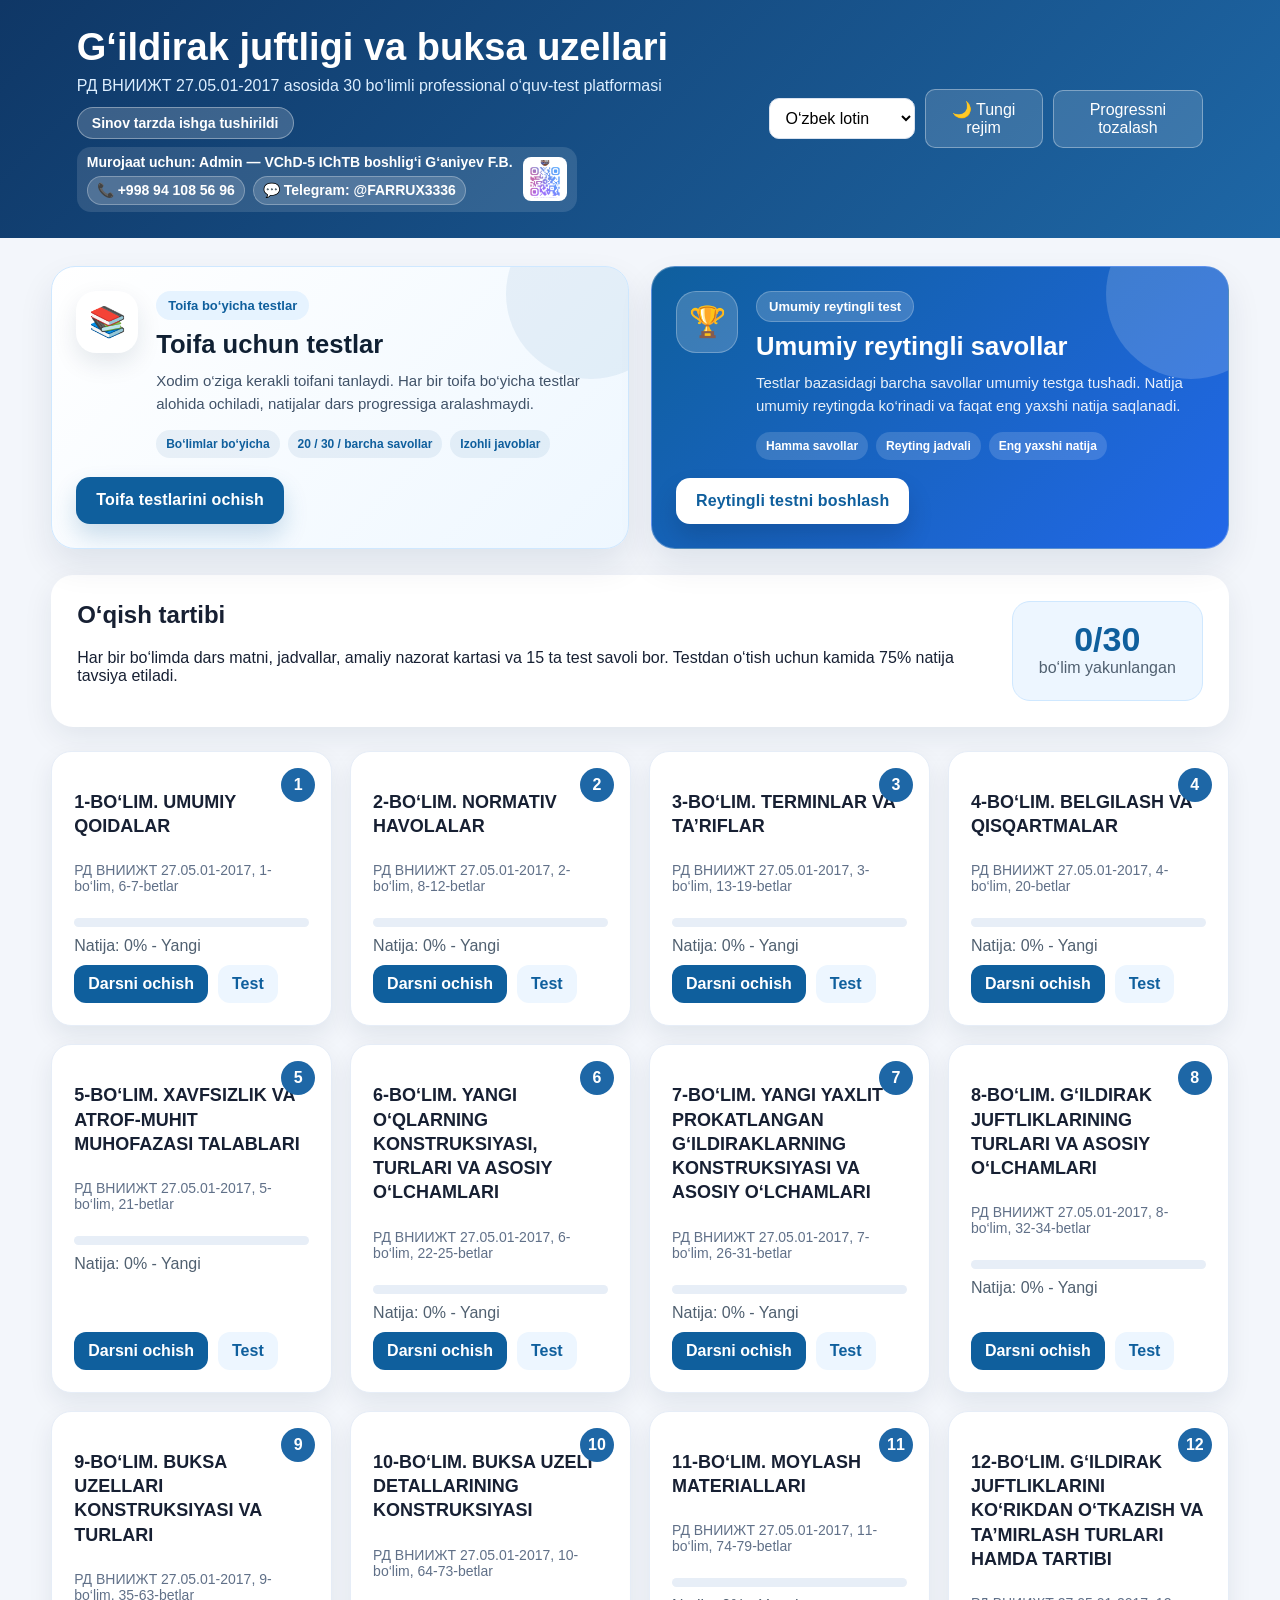
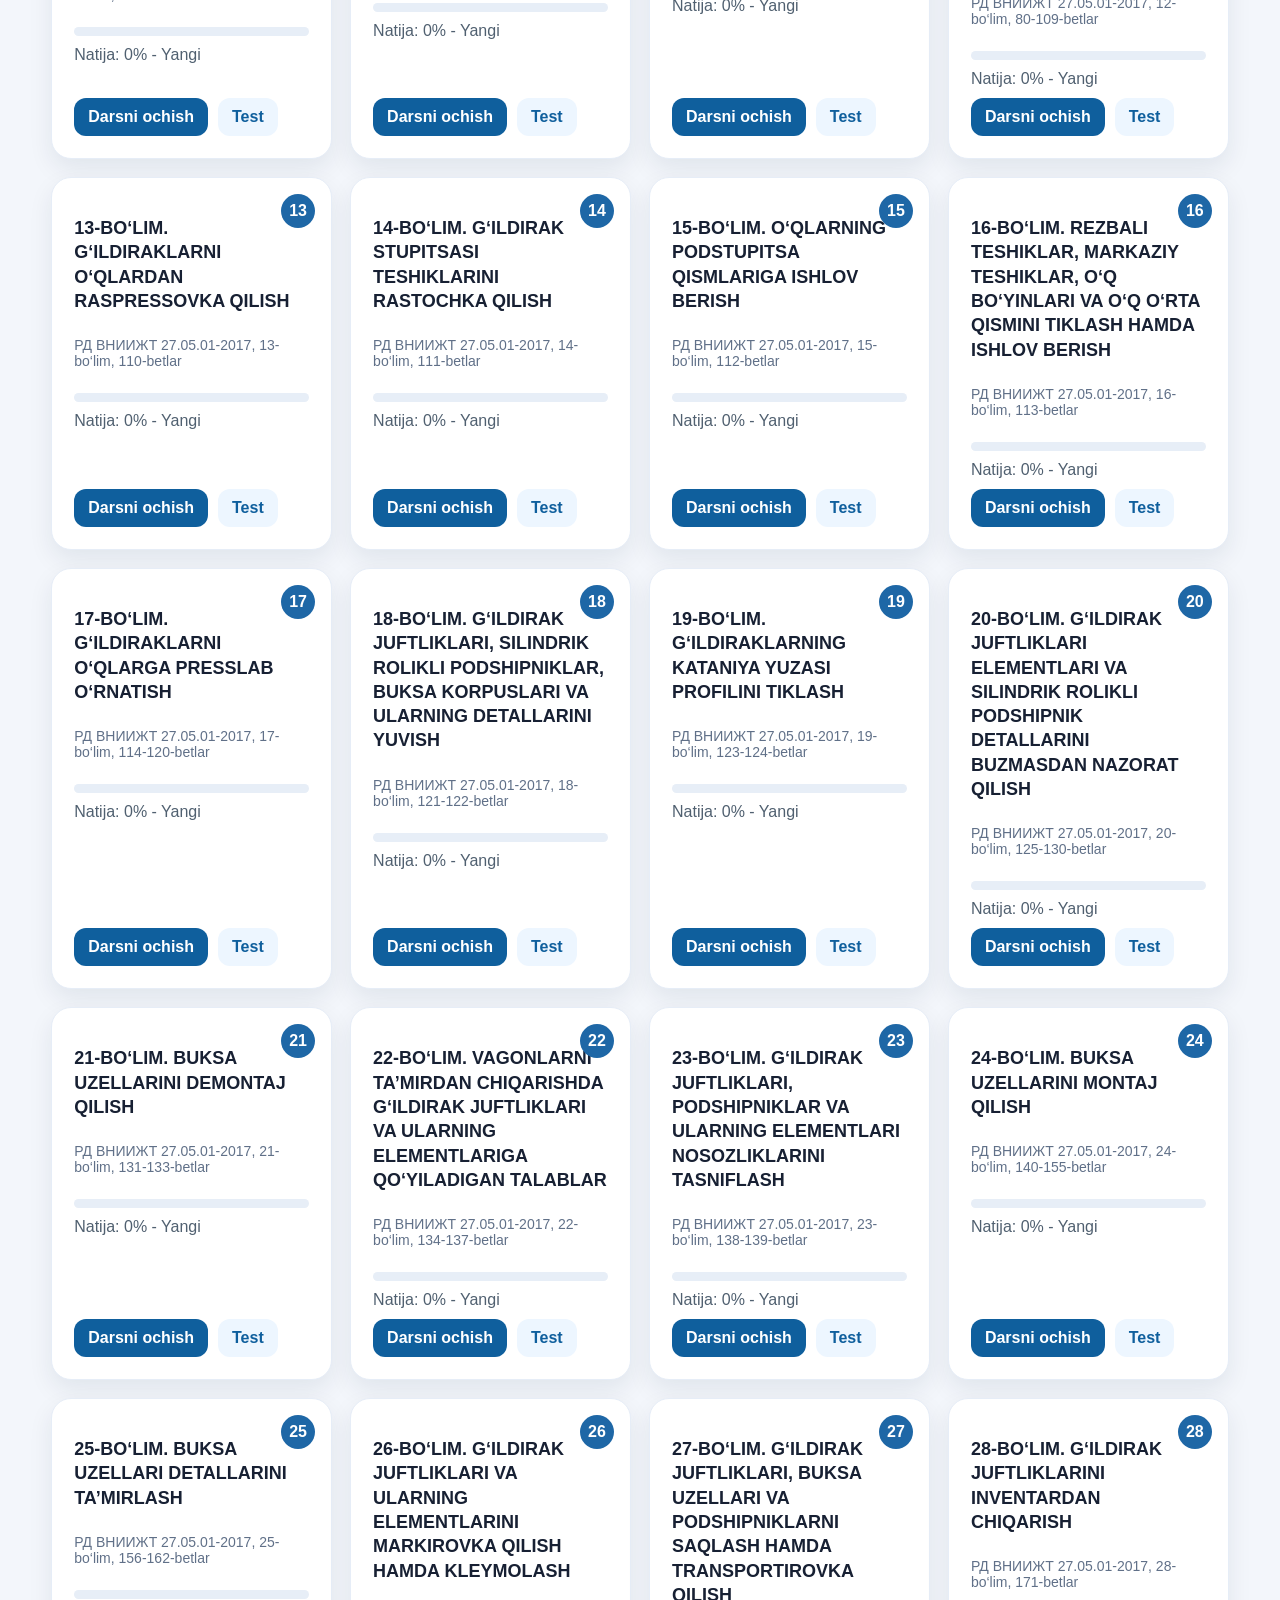
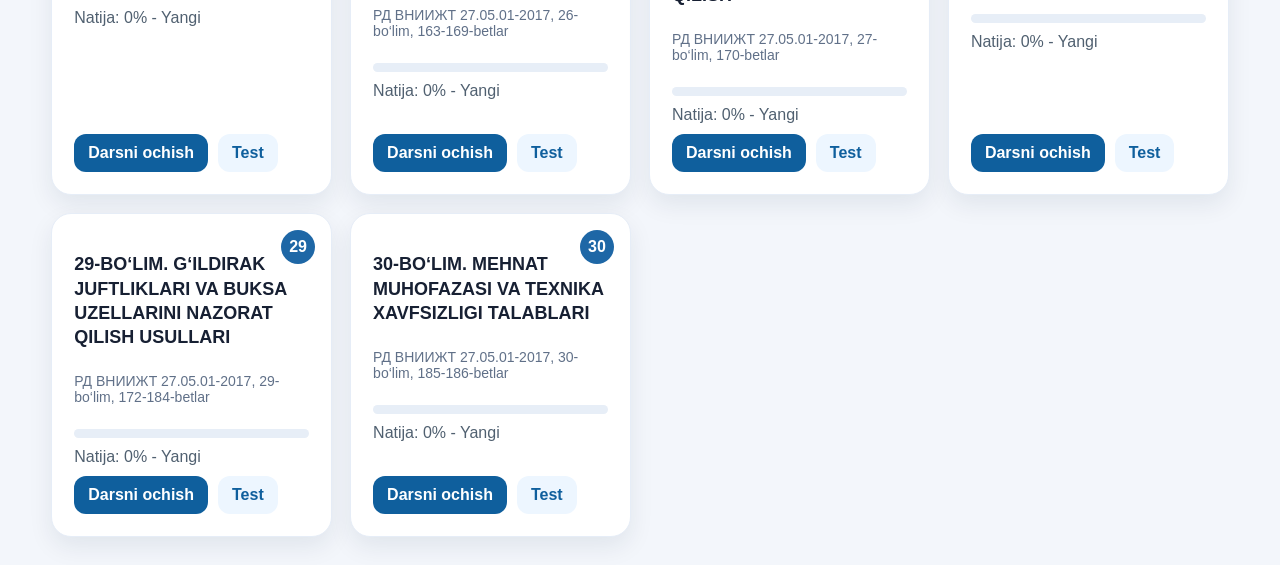
<file: index.html>
<!doctype html>
<html lang="uz">
<head>
  <meta charset="utf-8">
  <meta name="viewport" content="width=device-width,initial-scale=1">
  <title>G‘ildirak juftligi va buksa uzellari | O‘quv-test platformasi</title>
  <link rel="stylesheet" href="style.css">
  <link rel="stylesheet" href="home-test-split.css">
</head>
<body>
  <header class="topbar">
    <div class="topbar-main">
      <h1>G‘ildirak juftligi va buksa uzellari</h1>
      <p>РД ВНИИЖТ 27.05.01-2017 asosida 30 bo‘limli professional o‘quv-test platformasi</p>
      <span class="test-badge">Sinov tarzda ishga tushirildi</span>
      <div class="contact-box">
        <div class="contact-text">
          <strong>Murojaat uchun: Admin — VChD-5 IChTB boshlig‘i G‘aniyev F.B.</strong>
          <div class="contact-links">
            <a class="contact-link" href="tel:+998941085696">📞 +998 94 108 56 96</a>
            <a class="contact-link" href="https://t.me/FARRUX3336" target="_blank" rel="noopener">💬 Telegram: @FARRUX3336</a>
          </div>
        </div>
        <a class="qr-link" href="https://t.me/FARRUX3336" target="_blank" rel="noopener" aria-label="Telegram QR">
          <img class="telegram-qr" src="assets/telegram_qr.png" alt="Telegram QR">
        </a>
      </div>
    </div>
    <div class="toolbar">
      <select id="langSelect" aria-label="Tilni tanlash">
        <option value="uz">O‘zbek lotin</option>
        <option value="uzc">Ўзбек кирилл</option>
        <option value="ru">Русский</option>
      </select>
      <button class="ghost" id="themeToggle" type="button">🌙 Tungi rejim</button>
      <button class="ghost" id="resetProgress" type="button">Progressni tozalash</button>
    </div>
  </header>

  <main class="container">
    <section class="tests-two-column" aria-label="Testlar bo‘limi">
      <article class="tests-panel tests-panel-category">
        <div class="panel-icon">📚</div>
        <div class="panel-body">
          <span class="panel-badge">Toifa bo‘yicha testlar</span>
          <h2>Toifa uchun testlar</h2>
          <p>
            Xodim o‘ziga kerakli toifani tanlaydi. Har bir toifa bo‘yicha testlar alohida ochiladi,
            natijalar dars progressiga aralashmaydi.
          </p>
          <div class="panel-tags">
            <span>Bo‘limlar bo‘yicha</span>
            <span>20 / 30 / barcha savollar</span>
            <span>Izohli javoblar</span>
          </div>
        </div>
        <a class="panel-btn category-btn" href="category-tests.html">Toifa testlarini ochish</a>
      </article>

      <article class="tests-panel tests-panel-ranked">
        <div class="panel-icon">🏆</div>
        <div class="panel-body">
          <span class="panel-badge ranked-badge">Umumiy reytingli test</span>
          <h2>Umumiy reytingli savollar</h2>
          <p>
            Testlar bazasidagi barcha savollar umumiy testga tushadi. Natija umumiy reytingda
            ko‘rinadi va faqat eng yaxshi natija saqlanadi.
          </p>
          <div class="panel-tags">
            <span>Hamma savollar</span>
            <span>Reyting jadvali</span>
            <span>Eng yaxshi natija</span>
          </div>
        </div>
        <a class="panel-btn ranked-btn" href="ranked-test.html">Reytingli testni boshlash</a>
      </article>
    </section>

    <section class="hero">
      <div>
        <h2>O‘qish tartibi</h2>
        <p>
          Har bir bo‘limda dars matni, jadvallar, amaliy nazorat kartasi va 15 ta test savoli bor.
          Testdan o‘tish uchun kamida 75% natija tavsiya etiladi.
        </p>
      </div>
      <div class="stats" id="stats"></div>
    </section>

    <section class="grid" id="sectionGrid"></section>
  </main>

  <script src="data/training-data.js"></script>
  <script src="app.js"></script>
  <script src="theme.js"></script>
</body>
</html>
</file>
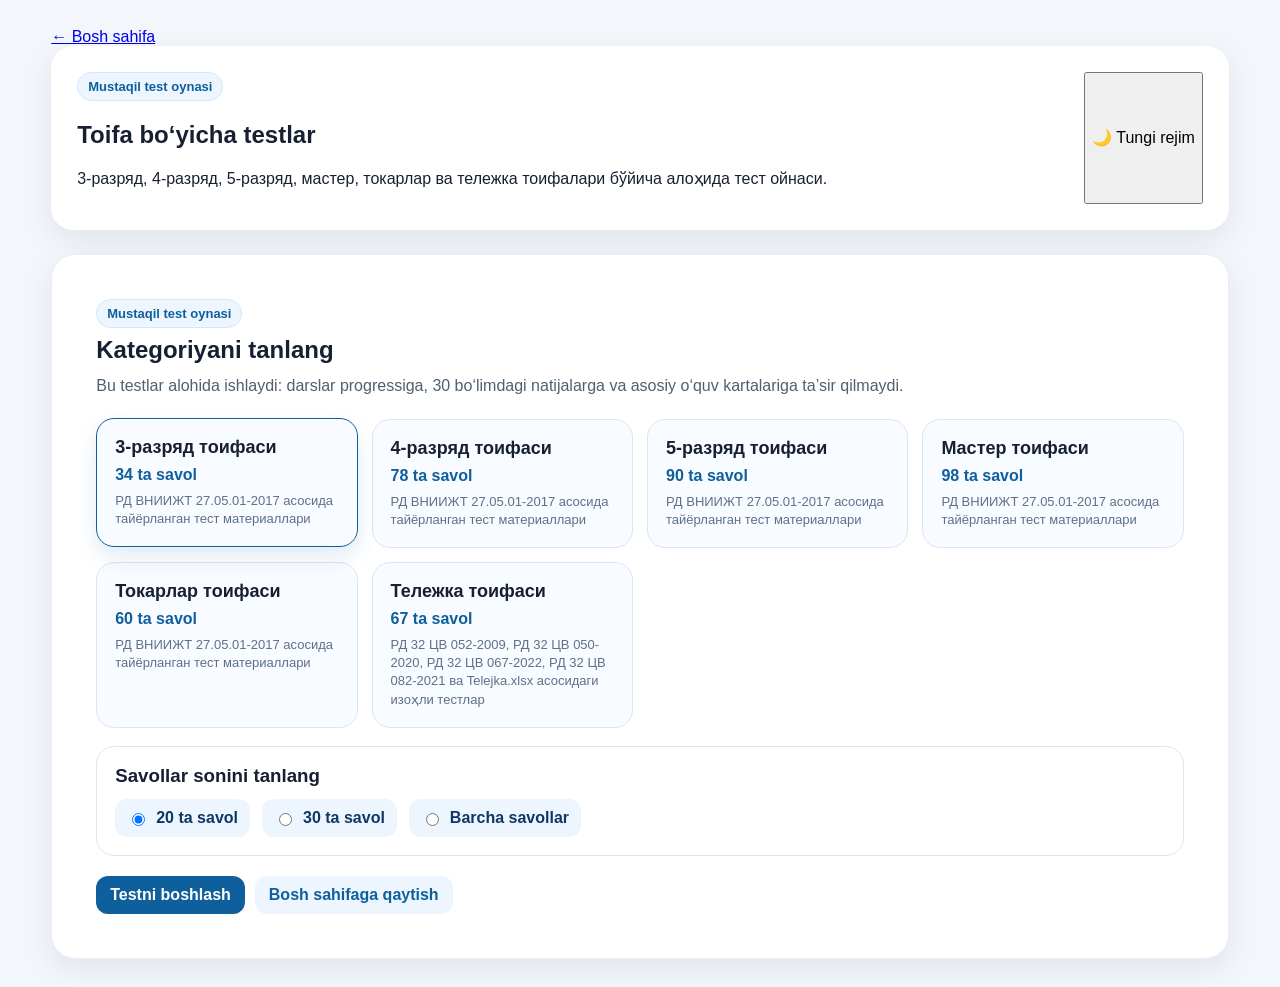
<file: category-tests.html>
<!DOCTYPE html>
<html lang="uz">
<head>
  <meta charset="UTF-8" />
  <meta name="viewport" content="width=device-width, initial-scale=1.0" />
  <title>Testlar bo‘limi - G‘ildirak juftligi</title>
  <link rel="stylesheet" href="style.css" />
  <link rel="stylesheet" href="category-tests.css" />
</head>
<body>
  <main class="container">
    <a class="back-link" href="index.html">← Bosh sahifa</a>

    <section class="hero">
      <div>
        <span class="mini-label">Mustaqil test oynasi</span>
        <h1>Toifa bo‘yicha testlar</h1>
        <p>3-разряд, 4-разряд, 5-разряд, мастер, токарлар ва тележка тоифалари бўйича алоҳида тест ойнаси.</p>
      </div>
      <button id="themeToggle" class="secondary" type="button">Tungi rejim</button>
    </section>

    <section id="categoryTestApp" class="cat-test-app"></section>
  </main>

  <script src="theme.js"></script>
  <script src="data/category-tests-data.js"></script>
  <script src="data/telejka-tests-data.js"></script>
  <script src="category-tests.js"></script>
</body>
</html>
</file>
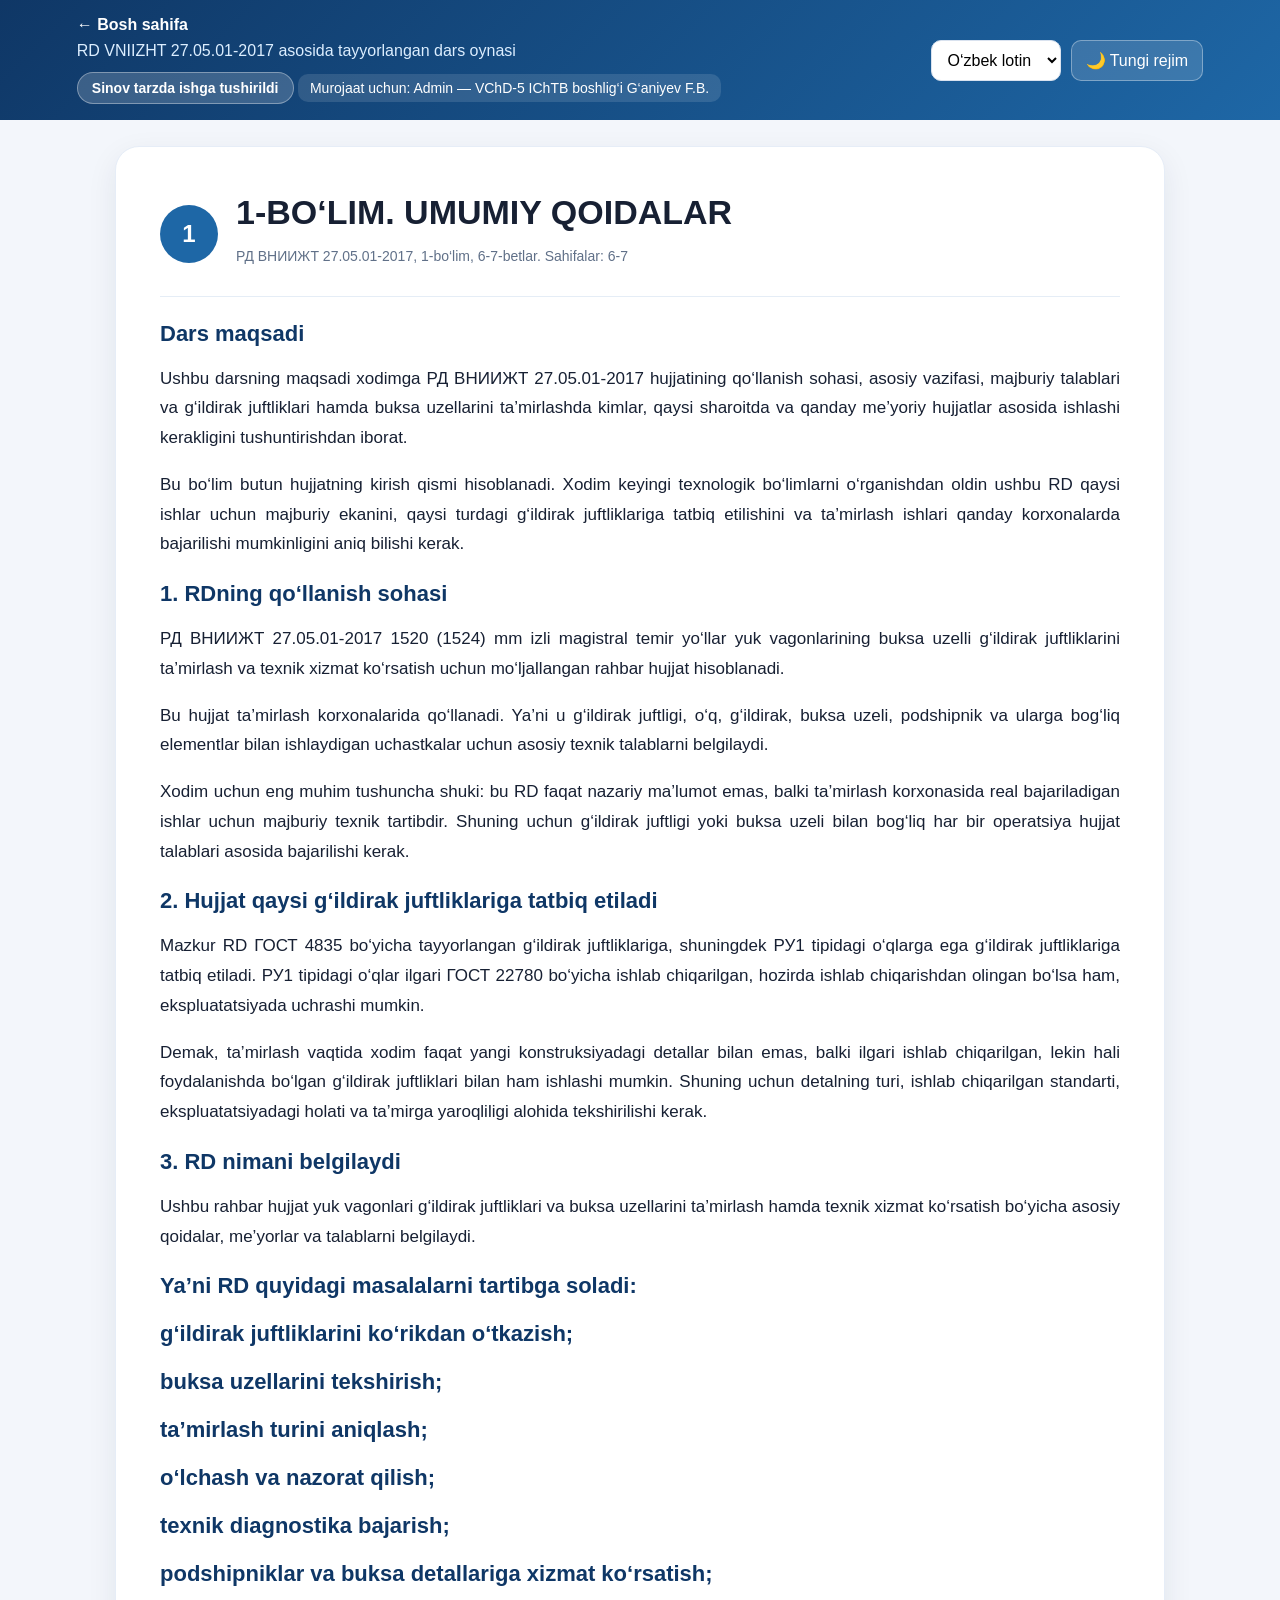
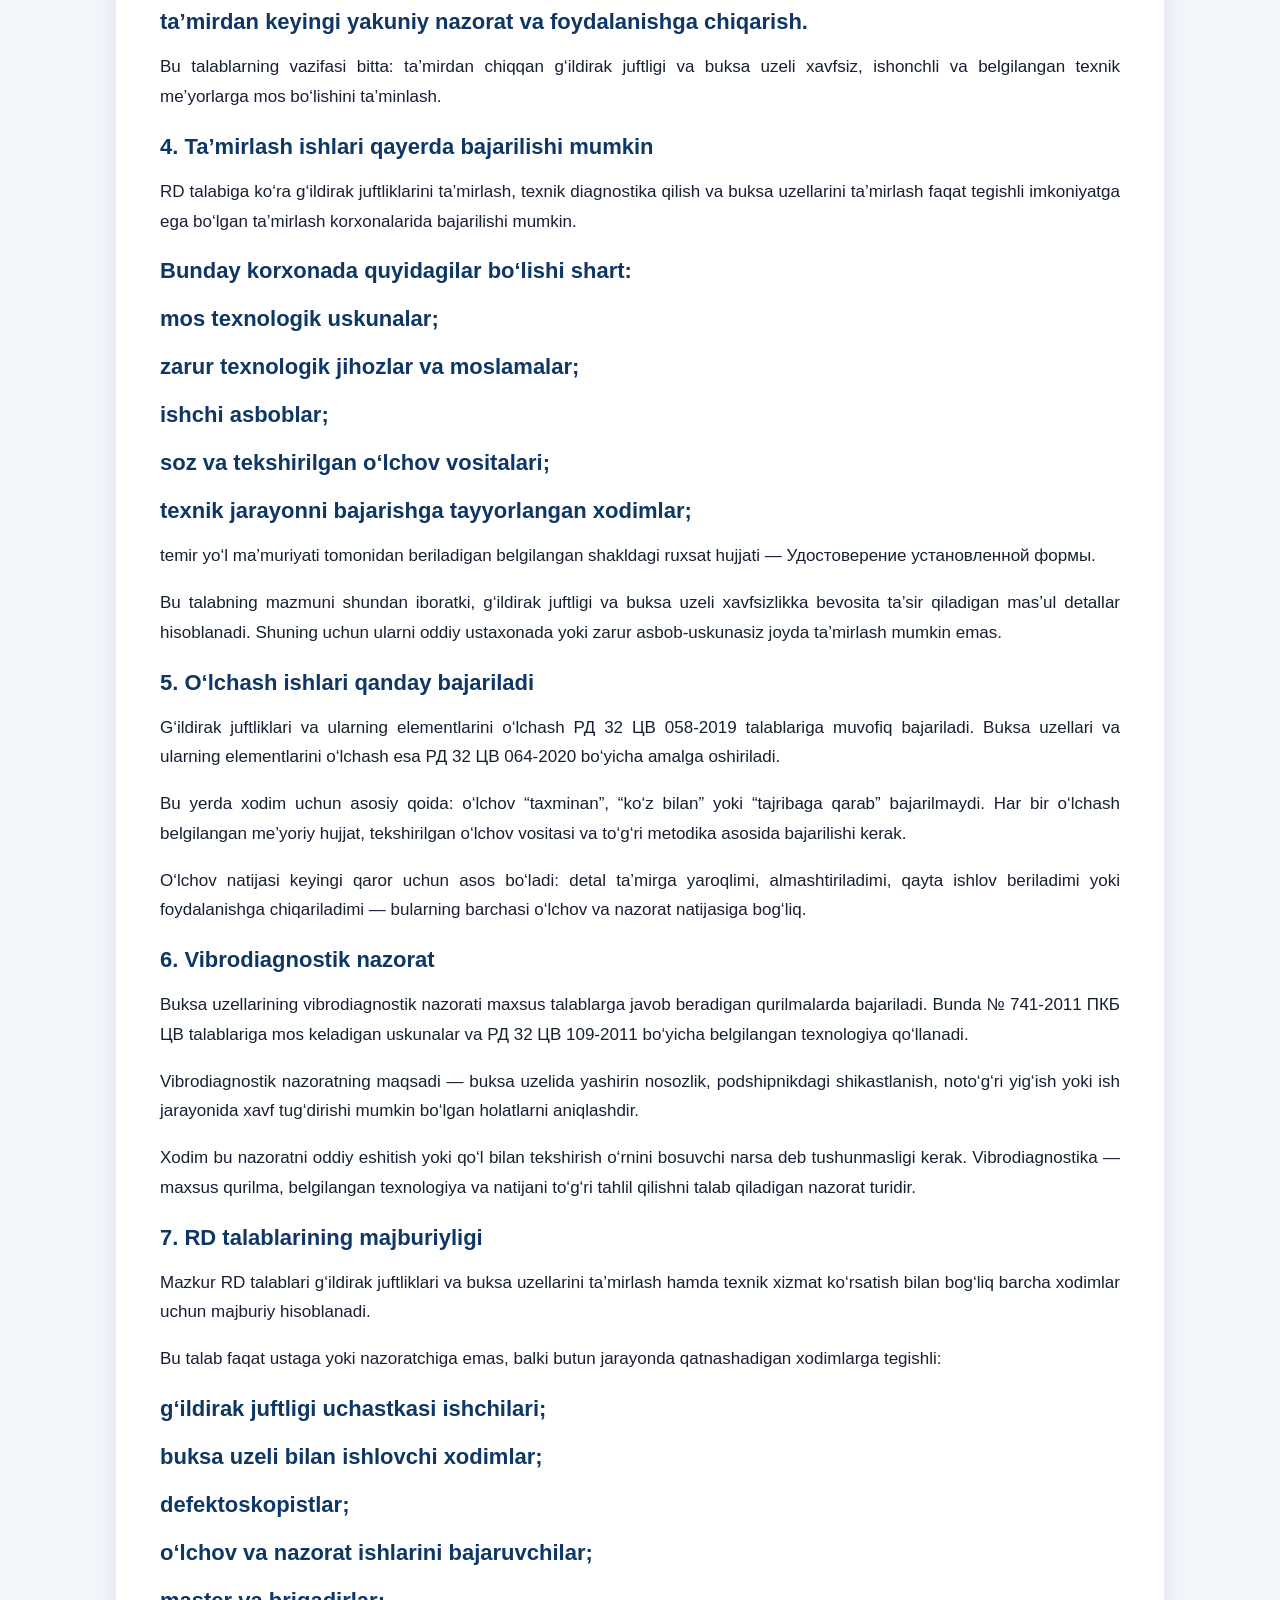
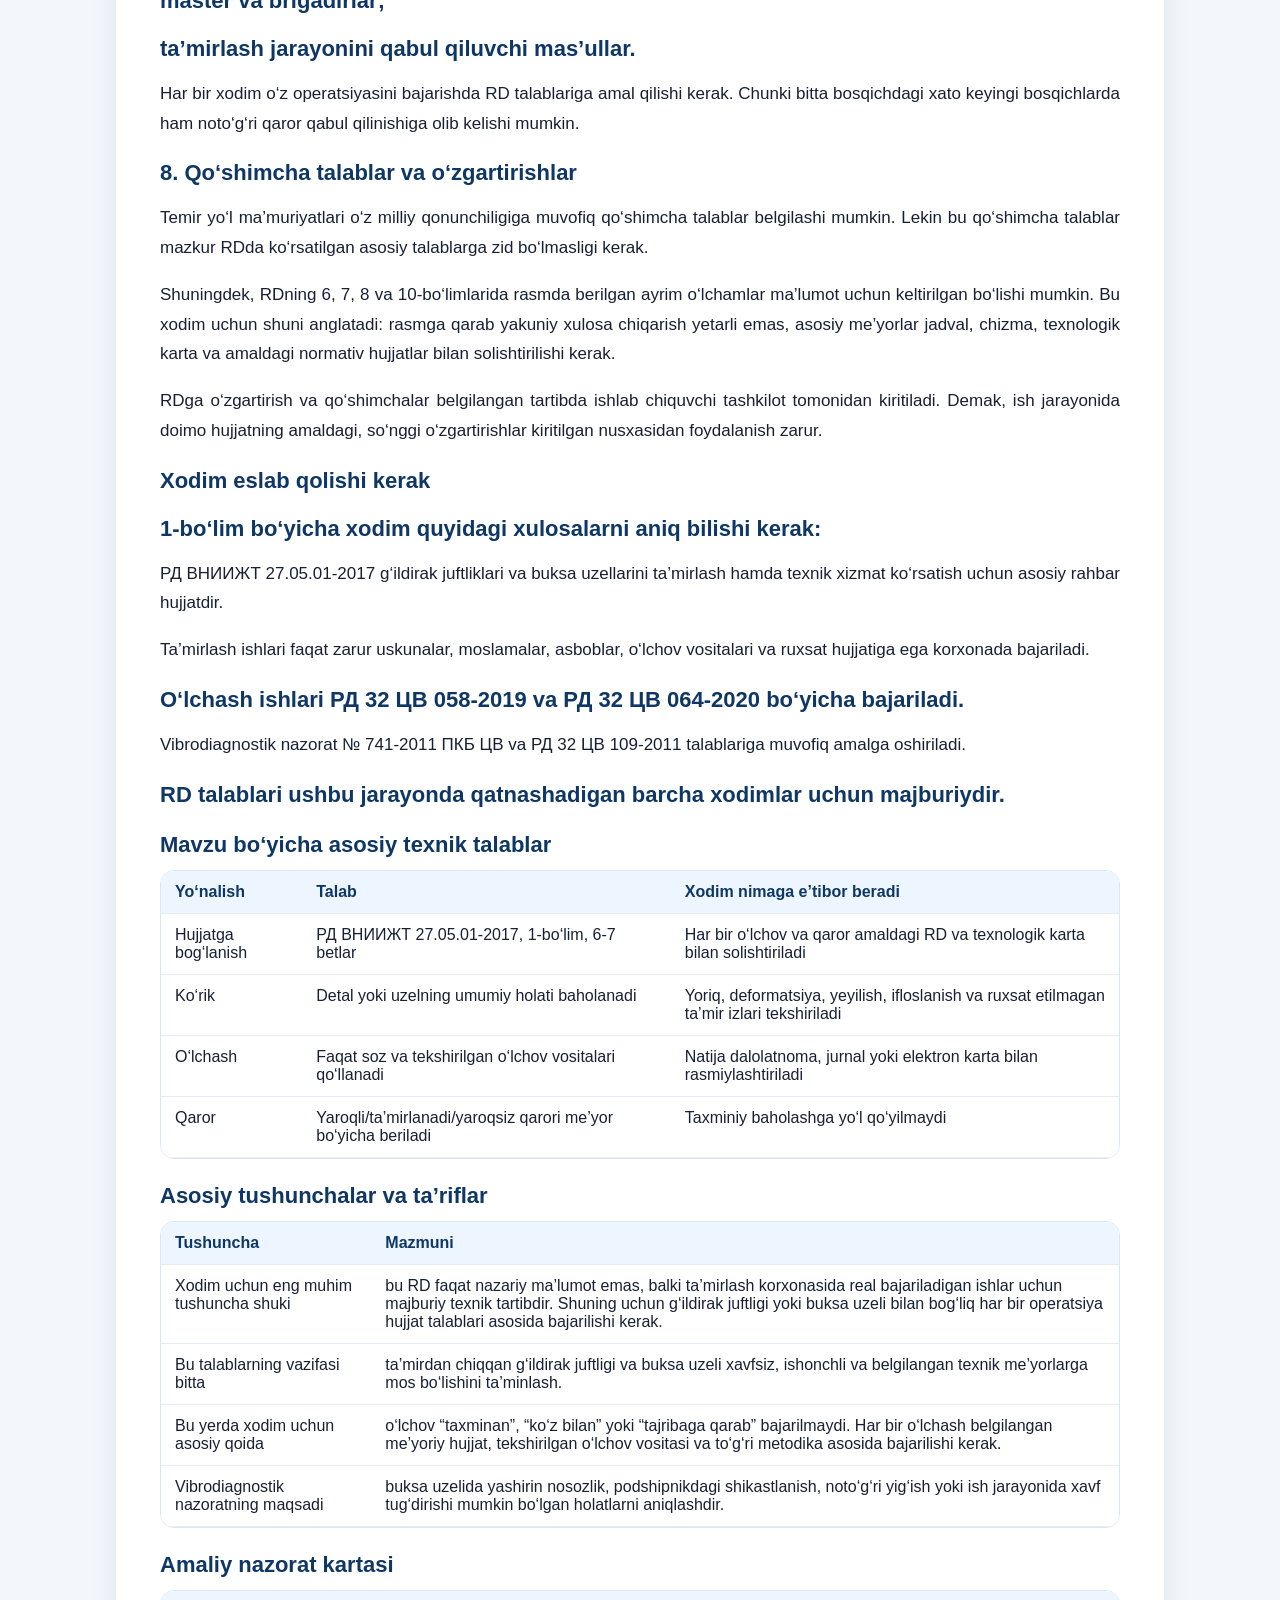
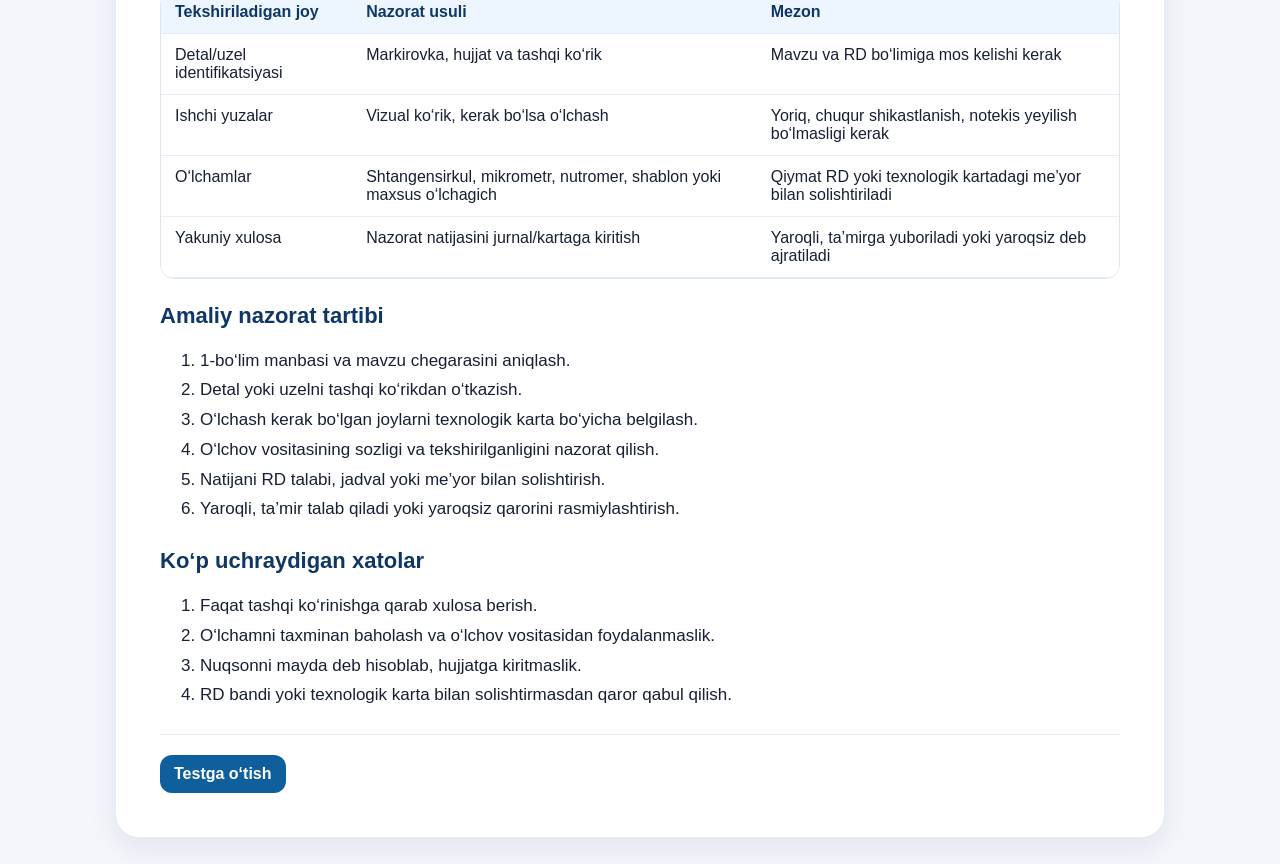
<file: lesson.html>
<!DOCTYPE html>
<html lang="uz">
<head>
  <meta charset="UTF-8" />
  <meta name="viewport" content="width=device-width, initial-scale=1.0" />
  <title>Dars - G‘ildirak juftligi</title>
  <link rel="stylesheet" href="style.css" />
</head>
<body>
  <header class="topbar compact">
    <div>
      <a href="index.html" class="back">← Bosh sahifa</a>
      <p>RD VNIIZHT 27.05.01-2017 asosida tayyorlangan dars oynasi</p>

      <div class="test-badge">Sinov tarzda ishga tushirildi</div>

      <div class="admin-contact">
        Murojaat uchun: Admin — VChD-5 IChTB boshlig‘i G‘aniyev F.B.
      </div>
    </div>

    <div class="toolbar">
      <select id="langSelect">
        <option value="uz">O‘zbek lotin</option>
        <option value="uzc">O‘zbek kirill</option>
        <option value="ru">Русский</option>
      </select>

      <button id="themeToggle" class="ghost" type="button">🌙 Tungi rejim</button>
    </div>
  </header>

  <main class="lesson-wrap">
    <article id="lessonContent" class="lesson-card"></article>
  </main>

  <script src="data/training-data.js"></script>
  <script src="lesson.js"></script>
  <script src="theme.js"></script>
</body>
</html>
</file>
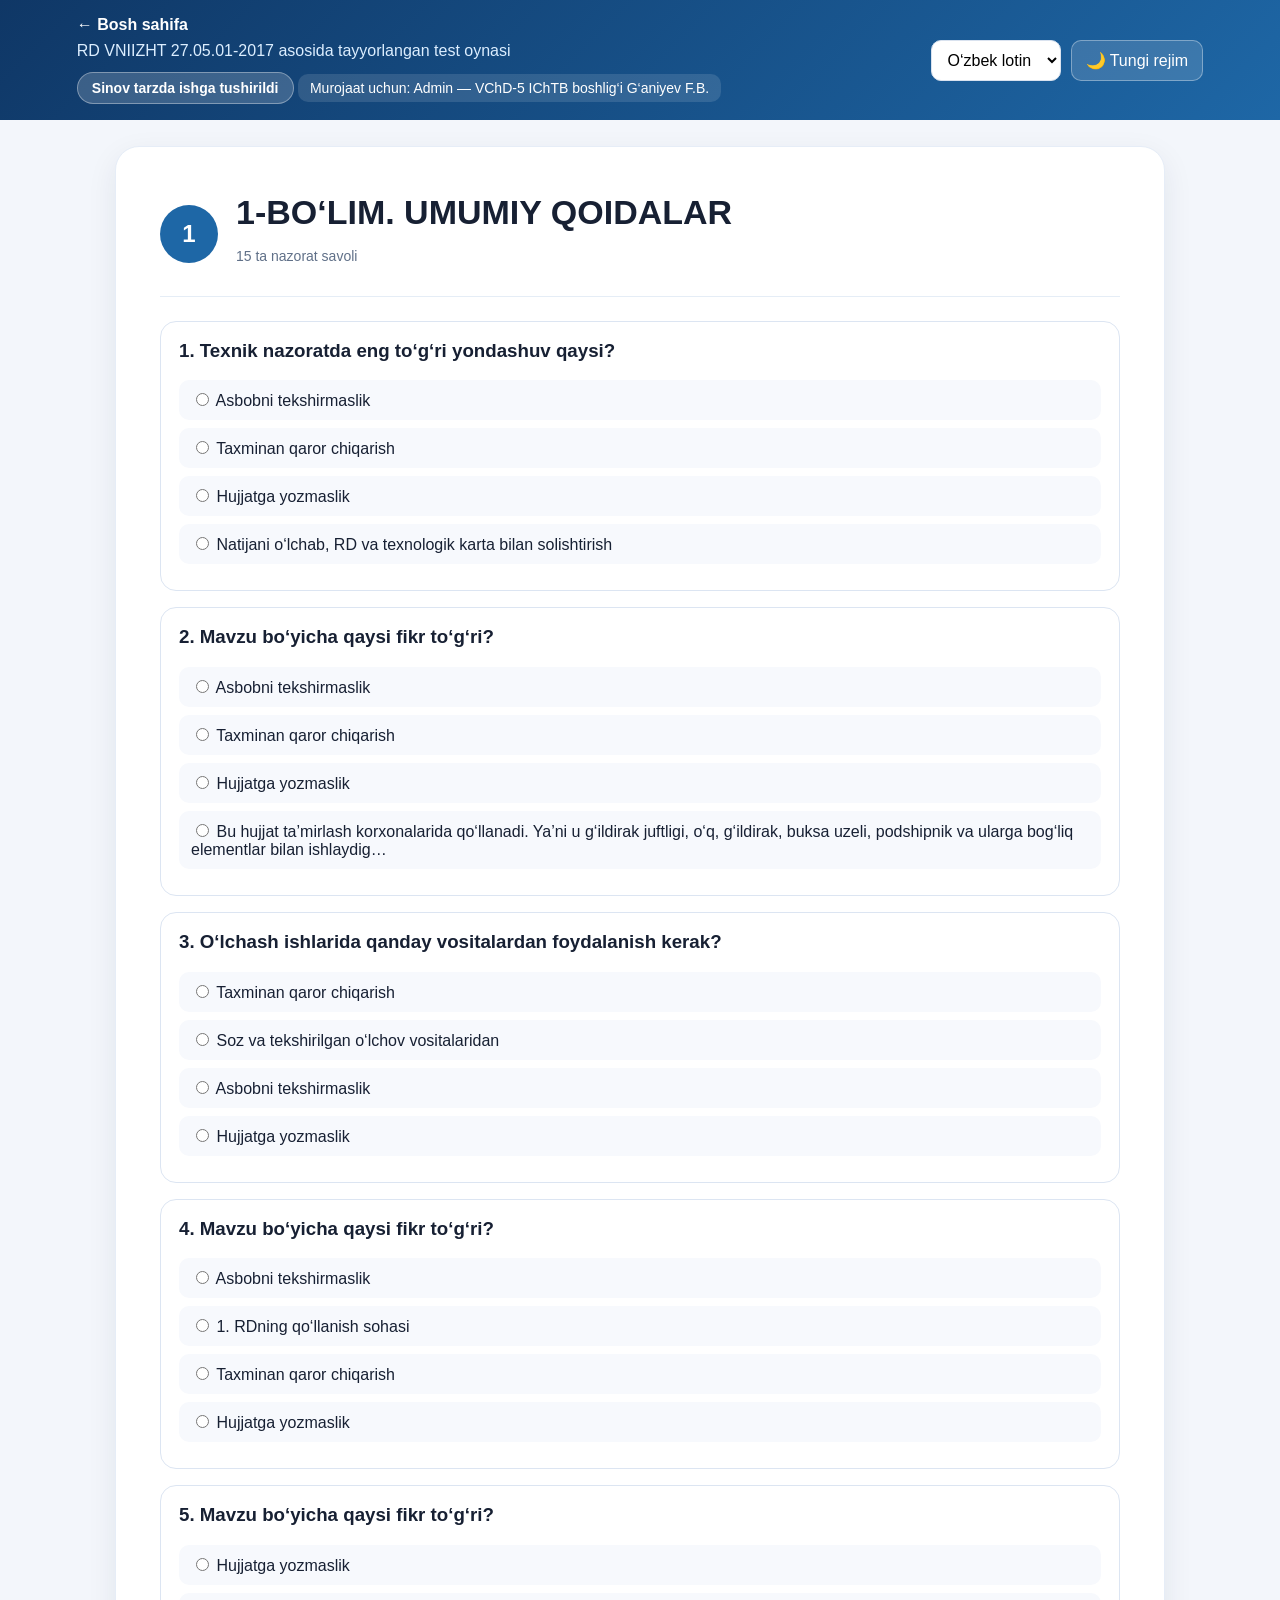
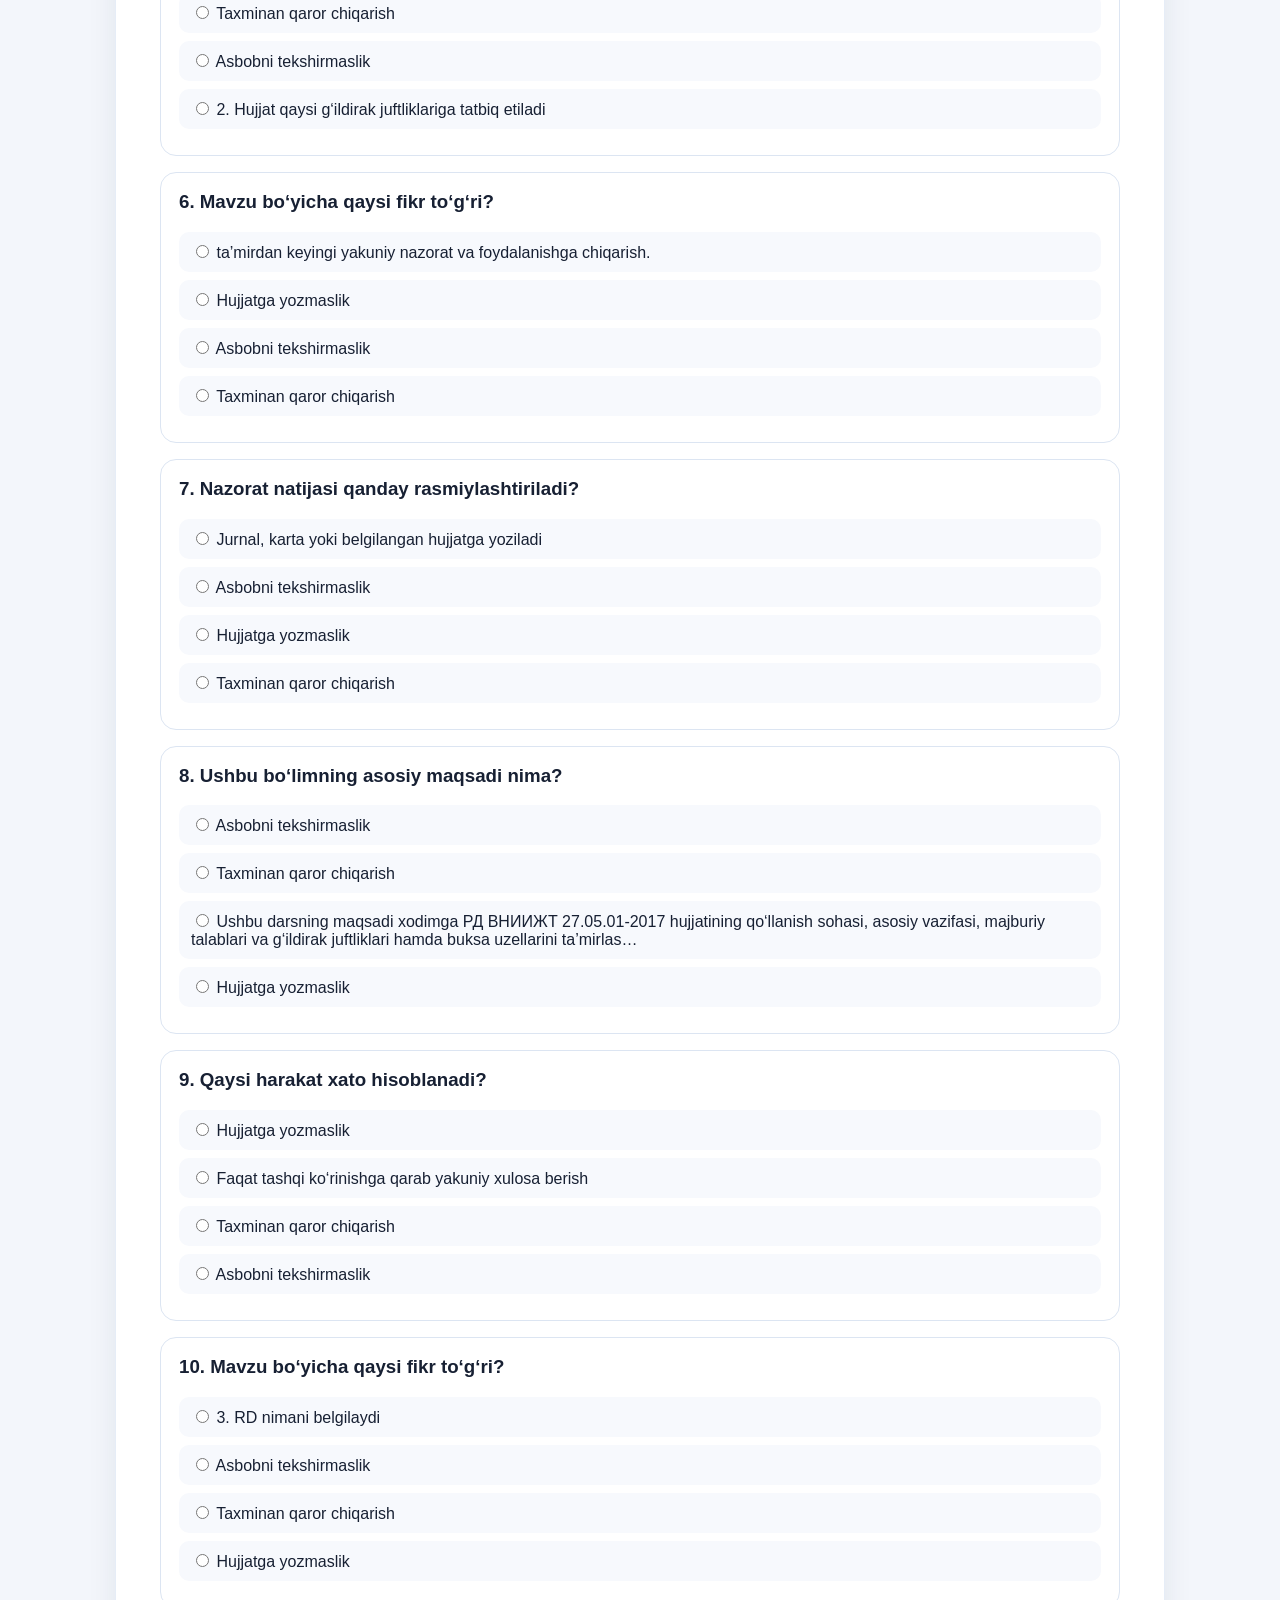
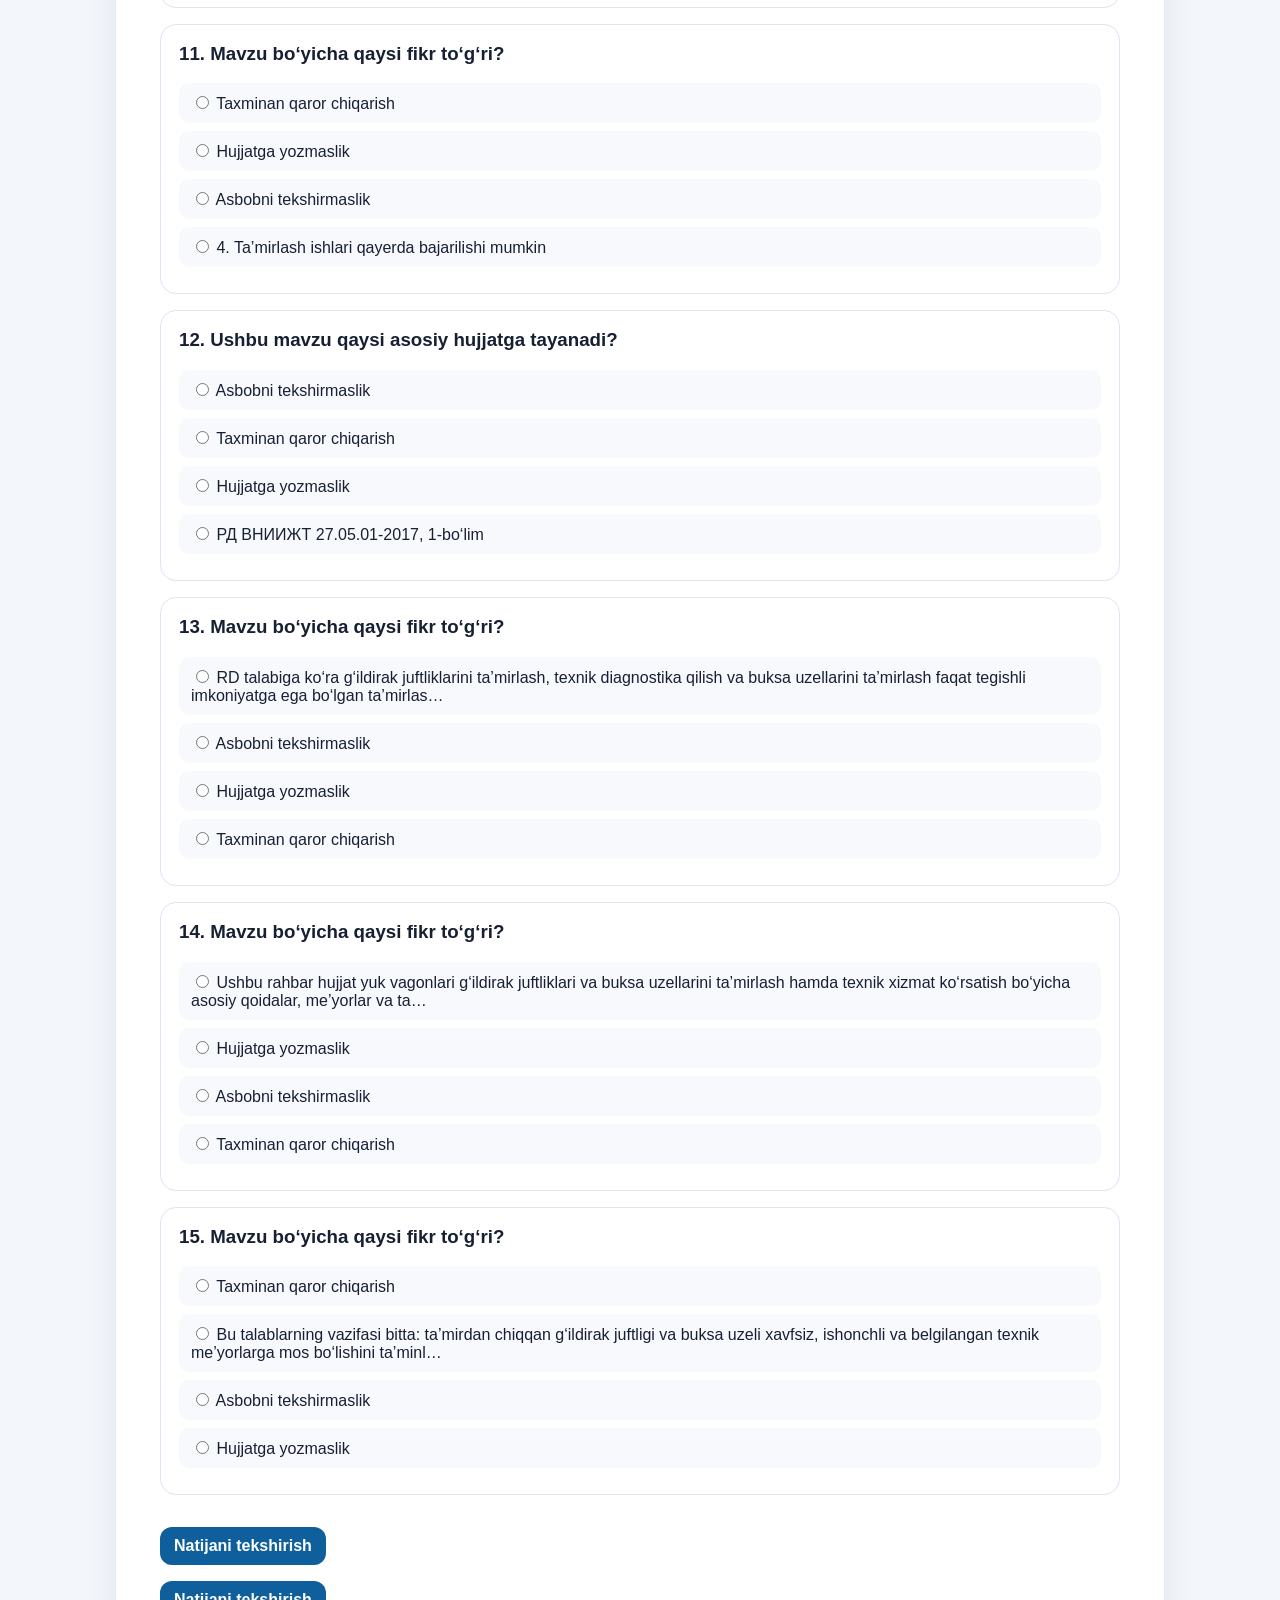
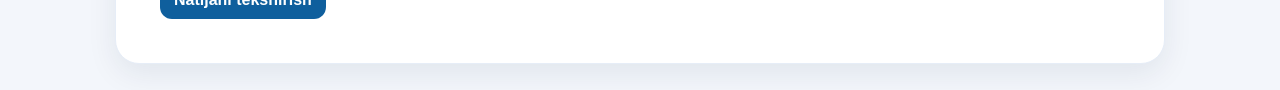
<file: test.html>
<!DOCTYPE html>
<html lang="uz">
<head>
  <meta charset="UTF-8" />
  <meta name="viewport" content="width=device-width, initial-scale=1.0" />
  <title>Test - G‘ildirak juftligi</title>
  <link rel="stylesheet" href="style.css" />
</head>
<body>
  <header class="topbar compact">
    <div>
      <a href="index.html" class="back">← Bosh sahifa</a>
      <p>RD VNIIZHT 27.05.01-2017 asosida tayyorlangan test oynasi</p>

      <div class="test-badge">Sinov tarzda ishga tushirildi</div>

      <div class="admin-contact">
        Murojaat uchun: Admin — VChD-5 IChTB boshlig‘i G‘aniyev F.B.
      </div>
    </div>

    <div class="toolbar">
      <select id="langSelect">
        <option value="uz">O‘zbek lotin</option>
        <option value="uzc">O‘zbek kirill</option>
        <option value="ru">Русский</option>
      </select>

      <button id="themeToggle" class="ghost" type="button">🌙 Tungi rejim</button>
    </div>
  </header>

  <main class="lesson-wrap">
    <form id="quizForm" class="lesson-card">
      <div id="testContent"></div>
      <button type="submit" class="btn submit">Natijani tekshirish</button>
      <div id="result"></div>
    </form>
  </main>

  <script src="data/training-data.js"></script>
  <script src="test.js"></script>
  <script src="theme.js"></script>
</body>
</html>
</file>
<file: style.css>
* {
  box-sizing: border-box;
}

body {
  margin: 0;
  font-family: Inter, Arial, sans-serif;
  background: #f3f6fb;
  color: #172033;
}

.topbar {
  background: linear-gradient(135deg, #0f3766, #1e67a6);
  color: #fff;
  padding: 26px 6vw;
  display: flex;
  align-items: center;
  justify-content: space-between;
  gap: 24px;
}

.topbar.compact {
  padding: 16px 6vw;
}

.topbar h1 {
  margin: 0;
  font-size: clamp(24px, 3vw, 38px);
}

.topbar p {
  margin: 8px 0 0;
  color: #dceeff;
}

.test-badge {
  display: inline-block;
  margin-top: 12px;
  padding: 7px 14px;
  border-radius: 999px;
  background: rgba(255, 255, 255, 0.18);
  color: #ffffff;
  font-size: 14px;
  font-weight: 700;
  border: 1px solid rgba(255, 255, 255, 0.35);
}

/* ADMIN / TELEGRAM / TELEFON BLOKI */
.admin-contact {
  display: inline-block;
  margin-top: 8px;
  padding: 6px 12px;
  border-radius: 10px;
  background: rgba(255, 255, 255, 0.12);
  color: #ffffff;
  font-size: 14px;
  font-weight: 500;
}

.contact-box {
  display: inline-flex;
  align-items: center;
  gap: 10px;
  margin-top: 8px;
  padding: 7px 10px;
  border-radius: 14px;
  background: rgba(255, 255, 255, 0.12);
  color: #ffffff;
  font-size: 14px;
  font-weight: 500;
  max-width: 100%;
  flex-wrap: wrap;
}

.contact-text {
  display: flex;
  flex-direction: column;
  gap: 6px;
}

.contact-links {
  display: flex;
  gap: 8px;
  flex-wrap: wrap;
}

.contact-link {
  display: inline-flex;
  align-items: center;
  gap: 4px;
  color: #ffffff;
  text-decoration: none;
  padding: 5px 9px;
  border-radius: 999px;
  background: rgba(255, 255, 255, 0.16);
  border: 1px solid rgba(255, 255, 255, 0.28);
  font-weight: 700;
  line-height: 1.2;
}

.contact-link:hover {
  background: rgba(255, 255, 255, 0.26);
}

.qr-link {
  display: inline-flex;
  align-items: center;
  justify-content: center;
  flex: 0 0 auto;
  text-decoration: none;
}

.telegram-qr {
  width: 44px;
  height: 44px;
  object-fit: cover;
  border-radius: 8px;
  background: #ffffff;
  padding: 2px;
  border: 1px solid rgba(255, 255, 255, 0.45);
}

.toolbar {
  display: flex;
  gap: 10px;
  align-items: center;
}

select,
button,
.btn {
  font: inherit;
}

select {
  padding: 10px 12px;
  border-radius: 10px;
  border: 1px solid #d9e2ef;
  background: #fff;
}

.ghost {
  background: rgba(255, 255, 255, .14);
  color: #fff;
  border: 1px solid rgba(255, 255, 255, .35);
  padding: 10px 14px;
  border-radius: 10px;
  cursor: pointer;
}

.container {
  width: min(1200px, 92vw);
  margin: 28px auto;
}

.hero {
  display: grid;
  grid-template-columns: 1fr auto;
  gap: 20px;
  background: #fff;
  border-radius: 22px;
  padding: 26px;
  box-shadow: 0 10px 30px rgba(10, 35, 70, .08);
  margin-bottom: 24px;
}

.hero h2 {
  margin-top: 0;
}

.stats {
  background: #edf6ff;
  border: 1px solid #cfe8ff;
  border-radius: 18px;
  padding: 18px 26px;
  text-align: center;
  min-width: 180px;
}

.stats strong {
  display: block;
  font-size: 34px;
  color: #0f5f9d;
}

.stats span {
  color: #506070;
}

.grid {
  display: grid;
  grid-template-columns: repeat(auto-fill, minmax(280px, 1fr));
  gap: 18px;
}

.card {
  position: relative;
  background: #fff;
  border-radius: 20px;
  padding: 22px;
  box-shadow: 0 10px 24px rgba(10, 35, 70, .08);
  border: 1px solid #e6edf7;
  display: flex;
  flex-direction: column;
  gap: 10px;
}

.card h3 {
  margin: 16px 0 0;
  font-size: 18px;
  line-height: 1.35;
}

.badge {
  position: absolute;
  top: 16px;
  right: 16px;
  background: #1e67a6;
  color: #fff;
  min-width: 34px;
  height: 34px;
  border-radius: 50%;
  display: grid;
  place-items: center;
  font-weight: 700;
}

.badge.big {
  position: static;
  min-width: 58px;
  height: 58px;
  font-size: 24px;
  flex: 0 0 auto;
}

.source {
  color: #607088;
  font-size: 14px;
}

.progress {
  height: 9px;
  background: #e7eef7;
  border-radius: 99px;
  overflow: hidden;
}

.progress span {
  display: block;
  height: 100%;
  background: #1e9b6c;
}

.score {
  margin: 0;
  color: #506070;
}

.actions {
  display: flex;
  gap: 10px;
  flex-wrap: wrap;
  margin-top: auto;
}

.btn {
  display: inline-flex;
  text-decoration: none;
  background: #0f5f9d;
  color: #fff;
  padding: 10px 14px;
  border-radius: 12px;
  border: 0;
  cursor: pointer;
  font-weight: 700;
}

.btn.secondary {
  background: #edf6ff;
  color: #0f5f9d;
}

.back {
  color: #fff;
  text-decoration: none;
  font-weight: 700;
}

.lesson-wrap {
  width: min(1050px, 92vw);
  margin: 26px auto;
}

.lesson-card {
  background: #fff;
  border-radius: 24px;
  padding: clamp(22px, 4vw, 44px);
  box-shadow: 0 10px 30px rgba(10, 35, 70, .08);
  border: 1px solid #e6edf7;
}

.lesson-head {
  display: flex;
  gap: 18px;
  align-items: center;
  border-bottom: 1px solid #e5edf6;
  padding-bottom: 18px;
  margin-bottom: 24px;
}

.lesson-head h1 {
  margin: 0;
  font-size: clamp(24px, 3vw, 34px);
  line-height: 1.25;
}

.block {
  margin: 24px 0;
}

.block h2 {
  color: #0f3766;
  font-size: 22px;
  margin: 22px 0 12px;
}

.prose p {
  font-size: 17px;
  line-height: 1.75;
  text-align: justify;
}

.table-scroll {
  overflow: auto;
  border: 1px solid #dce5f2;
  border-radius: 14px;
}

table {
  width: 100%;
  border-collapse: collapse;
  background: #fff;
}

th,
td {
  padding: 12px 14px;
  border-bottom: 1px solid #e5edf6;
  text-align: left;
  vertical-align: top;
}

th {
  background: #edf6ff;
  color: #0f3766;
}

ol {
  line-height: 1.75;
  font-size: 17px;
}

.bottom {
  border-top: 1px solid #e5edf6;
  padding-top: 20px;
}

.question {
  border: 1px solid #dce5f2;
  border-radius: 16px;
  padding: 18px;
  margin: 16px 0;
}

.question h3 {
  margin-top: 0;
}

.question label {
  display: block;
  padding: 10px 12px;
  margin: 8px 0;
  background: #f7f9fd;
  border-radius: 10px;
  cursor: pointer;
}

.question.ok {
  border-color: #24a26a;
  background: #f4fff9;
}

.question.bad {
  border-color: #d44848;
  background: #fff7f7;
}

.explain {
  margin: 10px 0 0;
  color: #405060;
  font-weight: 600;
}

.submit {
  margin-top: 16px;
}

.result {
  margin-top: 22px;
  padding: 20px;
  border-radius: 18px;
  text-align: center;
}

.result.ok {
  background: #eafff4;
  border: 1px solid #9fe0bf;
}

.result.bad {
  background: #fff2f2;
  border: 1px solid #efb1b1;
}

/* TUNGI REJIM */
html[data-theme="dark"] body {
  background: #0b1220;
  color: #e6edf7;
}

html[data-theme="dark"] .topbar {
  background: linear-gradient(135deg, #07162b, #123b66);
}

html[data-theme="dark"] .topbar p {
  color: #c7d8ee;
}

html[data-theme="dark"] .hero,
html[data-theme="dark"] .card,
html[data-theme="dark"] .lesson-card,
html[data-theme="dark"] table {
  background: #111c2f;
  color: #e6edf7;
  border-color: #243650;
  box-shadow: 0 10px 30px rgba(0, 0, 0, .28);
}

html[data-theme="dark"] .stats {
  background: #13243b;
  border-color: #284461;
}

html[data-theme="dark"] .stats strong {
  color: #71b7ff;
}

html[data-theme="dark"] .stats span,
html[data-theme="dark"] .source,
html[data-theme="dark"] .score {
  color: #aabbd0;
}

html[data-theme="dark"] .badge {
  background: #2d78bd;
}

html[data-theme="dark"] .progress {
  background: #263850;
}

html[data-theme="dark"] .progress span {
  background: #2dcc89;
}

html[data-theme="dark"] .btn {
  background: #2d78bd;
  color: #ffffff;
}

html[data-theme="dark"] .btn.secondary {
  background: #1a2d46;
  color: #9fd0ff;
}

html[data-theme="dark"] .block h2,
html[data-theme="dark"] .lesson-head h1 {
  color: #9fd0ff;
}

html[data-theme="dark"] .lesson-head,
html[data-theme="dark"] .bottom {
  border-color: #263850;
}

html[data-theme="dark"] .table-scroll {
  border-color: #2c405c;
}

html[data-theme="dark"] th {
  background: #172a44;
  color: #b9ddff;
}

html[data-theme="dark"] td,
html[data-theme="dark"] th {
  border-bottom-color: #263850;
}

html[data-theme="dark"] .question {
  background: #111c2f;
  border-color: #2c405c;
}

html[data-theme="dark"] .question label {
  background: #18263a;
  color: #e6edf7;
}

html[data-theme="dark"] .question.ok {
  background: #0e2a20;
  border-color: #2dcc89;
}

html[data-theme="dark"] .question.bad {
  background: #2a1518;
  border-color: #e05a5a;
}

html[data-theme="dark"] .explain {
  color: #c7d8ee;
}

html[data-theme="dark"] .result.ok {
  background: #0e2a20;
  border-color: #2dcc89;
}

html[data-theme="dark"] .result.bad {
  background: #2a1518;
  border-color: #e05a5a;
}

html[data-theme="dark"] select {
  background: #111c2f;
  color: #e6edf7;
  border-color: #2c405c;
}

html[data-theme="dark"] .ghost {
  background: rgba(255, 255, 255, .12);
  color: #ffffff;
  border-color: rgba(255, 255, 255, .32);
}

html[data-theme="dark"] .test-badge {
  background: rgba(255, 255, 255, .14);
  border-color: rgba(255, 255, 255, .32);
}

html[data-theme="dark"] .admin-contact,
html[data-theme="dark"] .contact-box {
  background: rgba(255, 255, 255, .10);
}

html[data-theme="dark"] .contact-link {
  background: rgba(255, 255, 255, .12);
  border-color: rgba(255, 255, 255, .25);
}

/* TELEFON MOSLASHUVI */
@media (max-width: 720px) {
  .topbar,
  .hero {
    grid-template-columns: 1fr;
    flex-direction: column;
    align-items: flex-start;
  }

  .toolbar {
    width: 100%;
    flex-wrap: wrap;
  }

  .toolbar select {
    flex: 1;
  }

  .lesson-head {
    align-items: flex-start;
    flex-direction: column;
  }

  .test-badge,
  .admin-contact {
    font-size: 13px;
  }

  .contact-box {
    align-items: flex-start;
    flex-direction: column;
  }

  .contact-links {
    flex-direction: column;
    align-items: flex-start;
  }

  .telegram-qr {
    width: 56px;
    height: 56px;
  }
}
</file>
<file: home-test-split.css>
/* Main page: Testlar bo‘limi ikkita alohida kartochka */
.tests-two-column {
  display: grid;
  grid-template-columns: minmax(0, 1fr) minmax(0, 1fr);
  gap: 22px;
  margin: 0 0 26px;
}

.tests-panel {
  position: relative;
  display: grid;
  grid-template-columns: auto 1fr;
  grid-template-rows: auto auto;
  column-gap: 18px;
  row-gap: 18px;
  min-height: 190px;
  padding: 24px;
  border-radius: 24px;
  border: 1px solid #cfe8ff;
  background: linear-gradient(135deg, #ffffff 0%, #eef7ff 100%);
  box-shadow: 0 16px 35px rgba(10, 35, 70, .09);
  overflow: hidden;
}

.tests-panel::after {
  content: "";
  position: absolute;
  right: -48px;
  top: -58px;
  width: 170px;
  height: 170px;
  border-radius: 50%;
  background: rgba(30, 103, 166, .08);
  pointer-events: none;
}

.tests-panel-ranked {
  background: linear-gradient(135deg, #0f5f9d 0%, #2268e9 100%);
  border-color: rgba(255, 255, 255, .28);
  color: #ffffff;
}

.tests-panel-ranked::after {
  background: rgba(255, 255, 255, .16);
}

.panel-icon {
  width: 62px;
  height: 62px;
  border-radius: 20px;
  display: grid;
  place-items: center;
  background: #ffffff;
  box-shadow: 0 10px 24px rgba(10, 35, 70, .10);
  font-size: 30px;
  z-index: 1;
}

.tests-panel-ranked .panel-icon {
  background: rgba(255, 255, 255, .18);
  border: 1px solid rgba(255, 255, 255, .25);
  box-shadow: none;
}

.panel-body {
  z-index: 1;
}

.panel-badge {
  display: inline-flex;
  align-items: center;
  width: max-content;
  padding: 7px 12px;
  border-radius: 999px;
  background: #e6f3ff;
  color: #0f5f9d;
  font-size: 13px;
  font-weight: 800;
  margin-bottom: 10px;
}

.ranked-badge,
.tests-panel-ranked .panel-badge {
  background: rgba(255, 255, 255, .18);
  color: #ffffff;
  border: 1px solid rgba(255, 255, 255, .22);
}

.tests-panel h2 {
  margin: 0 0 10px;
  color: #102033;
  font-size: clamp(22px, 2vw, 30px);
  line-height: 1.15;
}

.tests-panel-ranked h2 {
  color: #ffffff;
}

.tests-panel p {
  margin: 0;
  color: #405268;
  line-height: 1.55;
  font-size: 15px;
}

.tests-panel-ranked p {
  color: rgba(255, 255, 255, .90);
}

.panel-tags {
  display: flex;
  flex-wrap: wrap;
  gap: 8px;
  margin-top: 14px;
}

.panel-tags span {
  display: inline-flex;
  padding: 7px 10px;
  border-radius: 999px;
  background: rgba(15, 95, 157, .08);
  color: #0f5f9d;
  font-size: 12px;
  font-weight: 800;
}

.tests-panel-ranked .panel-tags span {
  background: rgba(255, 255, 255, .15);
  color: #ffffff;
}

.panel-btn {
  grid-column: 1 / -1;
  z-index: 1;
  display: inline-flex;
  align-items: center;
  justify-content: center;
  width: fit-content;
  min-height: 46px;
  padding: 0 20px;
  border-radius: 14px;
  text-decoration: none;
  font-weight: 900;
  letter-spacing: .01em;
  transition: transform .18s ease, box-shadow .18s ease, opacity .18s ease;
}

.panel-btn:hover {
  transform: translateY(-2px);
  opacity: .98;
}

.category-btn {
  background: #0f5f9d;
  color: #ffffff;
  box-shadow: 0 12px 24px rgba(15, 95, 157, .20);
}

.ranked-btn {
  background: #ffffff;
  color: #0f5f9d;
  box-shadow: 0 14px 26px rgba(0, 0, 0, .14);
}

html[data-theme="dark"] .tests-panel-category {
  background: linear-gradient(135deg, #111c2f 0%, #15243a 100%);
  border-color: #243650;
  color: #e6edf7;
}

html[data-theme="dark"] .tests-panel-category h2 {
  color: #e6edf7;
}

html[data-theme="dark"] .tests-panel-category p {
  color: #aabbd0;
}

html[data-theme="dark"] .panel-tags span {
  background: rgba(113, 183, 255, .12);
  color: #9fd0ff;
}

@media (max-width: 980px) {
  .tests-two-column {
    grid-template-columns: 1fr;
  }
}

@media (max-width: 640px) {
  .tests-panel {
    grid-template-columns: 1fr;
    padding: 20px;
  }

  .panel-icon {
    width: 54px;
    height: 54px;
    border-radius: 18px;
    font-size: 26px;
  }

  .panel-btn {
    width: 100%;
  }
}
</file>
<file: category-tests.css>
.exam-entry {
  display: grid;
  grid-template-columns: 1fr auto;
  gap: 22px;
  align-items: center;
  margin-bottom: 24px;
  padding: 26px;
  border-radius: 22px;
  background: linear-gradient(135deg, #ffffff, #edf6ff);
  border: 1px solid #cfe8ff;
  box-shadow: 0 10px 30px rgba(10, 35, 70, .08);
}
.exam-entry h2,
.cat-panel h2,
.cat-question-card h2,
.result-card h2 {
  margin: 8px 0 10px;
}
.exam-entry p,
.cat-panel p,
.result-card p {
  margin: 0;
  color: #506070;
  line-height: 1.55;
}
.mini-label {
  display: inline-flex;
  align-items: center;
  gap: 6px;
  padding: 6px 10px;
  border-radius: 999px;
  background: #edf6ff;
  color: #0f5f9d;
  font-size: 13px;
  font-weight: 800;
  border: 1px solid #cfe8ff;
}
.exam-open-btn {
  white-space: nowrap;
  font-size: 16px;
  padding: 12px 18px;
}
.cat-test-app {
  margin: 0 auto;
}
.cat-panel-head {
  display: flex;
  justify-content: space-between;
  gap: 18px;
  align-items: flex-start;
  margin-bottom: 20px;
}
.category-grid {
  display: grid;
  grid-template-columns: repeat(auto-fit, minmax(230px, 1fr));
  gap: 14px;
  margin: 18px 0;
}
.category-card {
  display: flex;
  flex-direction: column;
  gap: 8px;
  border: 1px solid #dce5f2;
  border-radius: 18px;
  padding: 18px;
  background: #f8fbff;
  cursor: pointer;
  transition: .16s ease;
}
.category-card:hover,
.category-card.active {
  border-color: #0f5f9d;
  box-shadow: 0 10px 20px rgba(15, 95, 157, .12);
  transform: translateY(-1px);
}
.category-card input {
  position: absolute;
  opacity: 0;
  pointer-events: none;
}
.category-title {
  color: #172033;
  font-size: 18px;
  font-weight: 800;
}
.category-count {
  color: #0f5f9d;
  font-weight: 800;
}
.category-source {
  color: #607088;
  font-size: 13px;
  line-height: 1.4;
}
.count-box {
  margin-top: 14px;
  padding: 18px;
  border: 1px solid #dce5f2;
  border-radius: 18px;
  background: #ffffff;
}
.count-box h3 {
  margin: 0 0 12px;
}
.count-options {
  display: flex;
  flex-wrap: wrap;
  gap: 12px;
}
.count-options label {
  display: inline-flex;
  align-items: center;
  gap: 8px;
  padding: 10px 12px;
  border-radius: 12px;
  background: #edf6ff;
  color: #0f3766;
  font-weight: 800;
  cursor: pointer;
}
.cat-actions {
  margin-top: 20px;
}
.quiz-topline {
  display: flex;
  justify-content: space-between;
  align-items: flex-start;
  gap: 20px;
  margin-bottom: 16px;
}
.quiz-pill {
  padding: 10px 14px;
  border-radius: 999px;
  background: #edf6ff;
  color: #0f5f9d;
  font-weight: 800;
  white-space: nowrap;
}
.progress.large {
  height: 12px;
  margin-bottom: 18px;
}
.cat-question {
  padding: 18px;
  border: 1px solid #dce5f2;
  border-radius: 18px;
  background: #ffffff;
}
.cat-question h3 {
  margin: 0 0 16px;
  font-size: 21px;
  line-height: 1.45;
}
.option-list {
  display: grid;
  gap: 10px;
}
.option-btn {
  width: 100%;
  display: flex;
  align-items: flex-start;
  gap: 10px;
  text-align: left;
  padding: 13px 14px;
  border: 1px solid #dce5f2;
  border-radius: 14px;
  background: #f7f9fd;
  color: #172033;
  cursor: pointer;
  line-height: 1.45;
}
.option-btn span {
  flex: 0 0 auto;
  color: #0f5f9d;
  font-weight: 900;
}
.option-btn strong {
  font-weight: 700;
}
.option-btn:hover:not(:disabled) {
  border-color: #0f5f9d;
  background: #edf6ff;
}
.option-btn.correct {
  border-color: #24a26a;
  background: #eafff4;
}
.option-btn.wrong {
  border-color: #d44848;
  background: #fff2f2;
}
.option-btn:disabled {
  cursor: default;
  opacity: 1;
}
.answer-feedback {
  margin-top: 16px;
  padding: 14px;
  border-radius: 14px;
  line-height: 1.55;
}
.answer-feedback p {
  margin: 6px 0 0;
}
.answer-feedback.neutral {
  background: #edf6ff;
  color: #0f3766;
  border: 1px solid #cfe8ff;
}
.answer-feedback.good {
  background: #eafff4;
  border: 1px solid #9fe0bf;
  color: #116a43;
}
.answer-feedback.bad {
  background: #fff2f2;
  border: 1px solid #efb1b1;
  color: #9b2323;
}
#nextQuestion:disabled {
  opacity: .55;
  cursor: not-allowed;
}
.result-card {
  text-align: center;
}
.result-card h2 {
  font-size: clamp(44px, 7vw, 78px);
  color: #0f5f9d;
}
.result-summary-grid {
  display: grid;
  grid-template-columns: repeat(3, minmax(0, 1fr));
  gap: 12px;
  margin: 22px auto;
  max-width: 620px;
}
.result-summary-grid div {
  display: flex;
  flex-direction: column;
  gap: 6px;
  padding: 16px;
  border-radius: 16px;
  background: #edf6ff;
  border: 1px solid #cfe8ff;
}
.result-summary-grid strong {
  font-size: 30px;
  color: #0f5f9d;
}
.result-summary-grid span {
  color: #506070;
}
.result-actions {
  justify-content: center;
}
html[data-theme="dark"] .exam-entry,
html[data-theme="dark"] .count-box,
html[data-theme="dark"] .cat-question {
  background: #111c2f;
  border-color: #243650;
}
html[data-theme="dark"] .exam-entry p,
html[data-theme="dark"] .cat-panel p,
html[data-theme="dark"] .result-card p,
html[data-theme="dark"] .category-source,
html[data-theme="dark"] .result-summary-grid span {
  color: #aabbd0;
}
html[data-theme="dark"] .mini-label,
html[data-theme="dark"] .quiz-pill,
html[data-theme="dark"] .count-options label,
html[data-theme="dark"] .answer-feedback.neutral,
html[data-theme="dark"] .result-summary-grid div {
  background: #13243b;
  border-color: #284461;
  color: #9fd0ff;
}
html[data-theme="dark"] .category-card,
html[data-theme="dark"] .option-btn {
  background: #18263a;
  border-color: #2c405c;
  color: #e6edf7;
}
html[data-theme="dark"] .category-title {
  color: #e6edf7;
}
html[data-theme="dark"] .category-count,
html[data-theme="dark"] .result-summary-grid strong,
html[data-theme="dark"] .result-card h2 {
  color: #71b7ff;
}
html[data-theme="dark"] .option-btn.correct,
html[data-theme="dark"] .answer-feedback.good {
  background: #0e2a20;
  border-color: #2dcc89;
  color: #d7ffee;
}
html[data-theme="dark"] .option-btn.wrong,
html[data-theme="dark"] .answer-feedback.bad {
  background: #2a1518;
  border-color: #e05a5a;
  color: #ffe0e0;
}
@media (max-width: 720px) {
  .exam-entry,
  .quiz-topline {
    grid-template-columns: 1fr;
    flex-direction: column;
    align-items: stretch;
  }
  .exam-open-btn,
  .quiz-pill {
    width: 100%;
    justify-content: center;
    text-align: center;
  }
  .result-summary-grid {
    grid-template-columns: 1fr;
  }
  .option-btn {
    font-size: 15px;
  }
}
</file>
